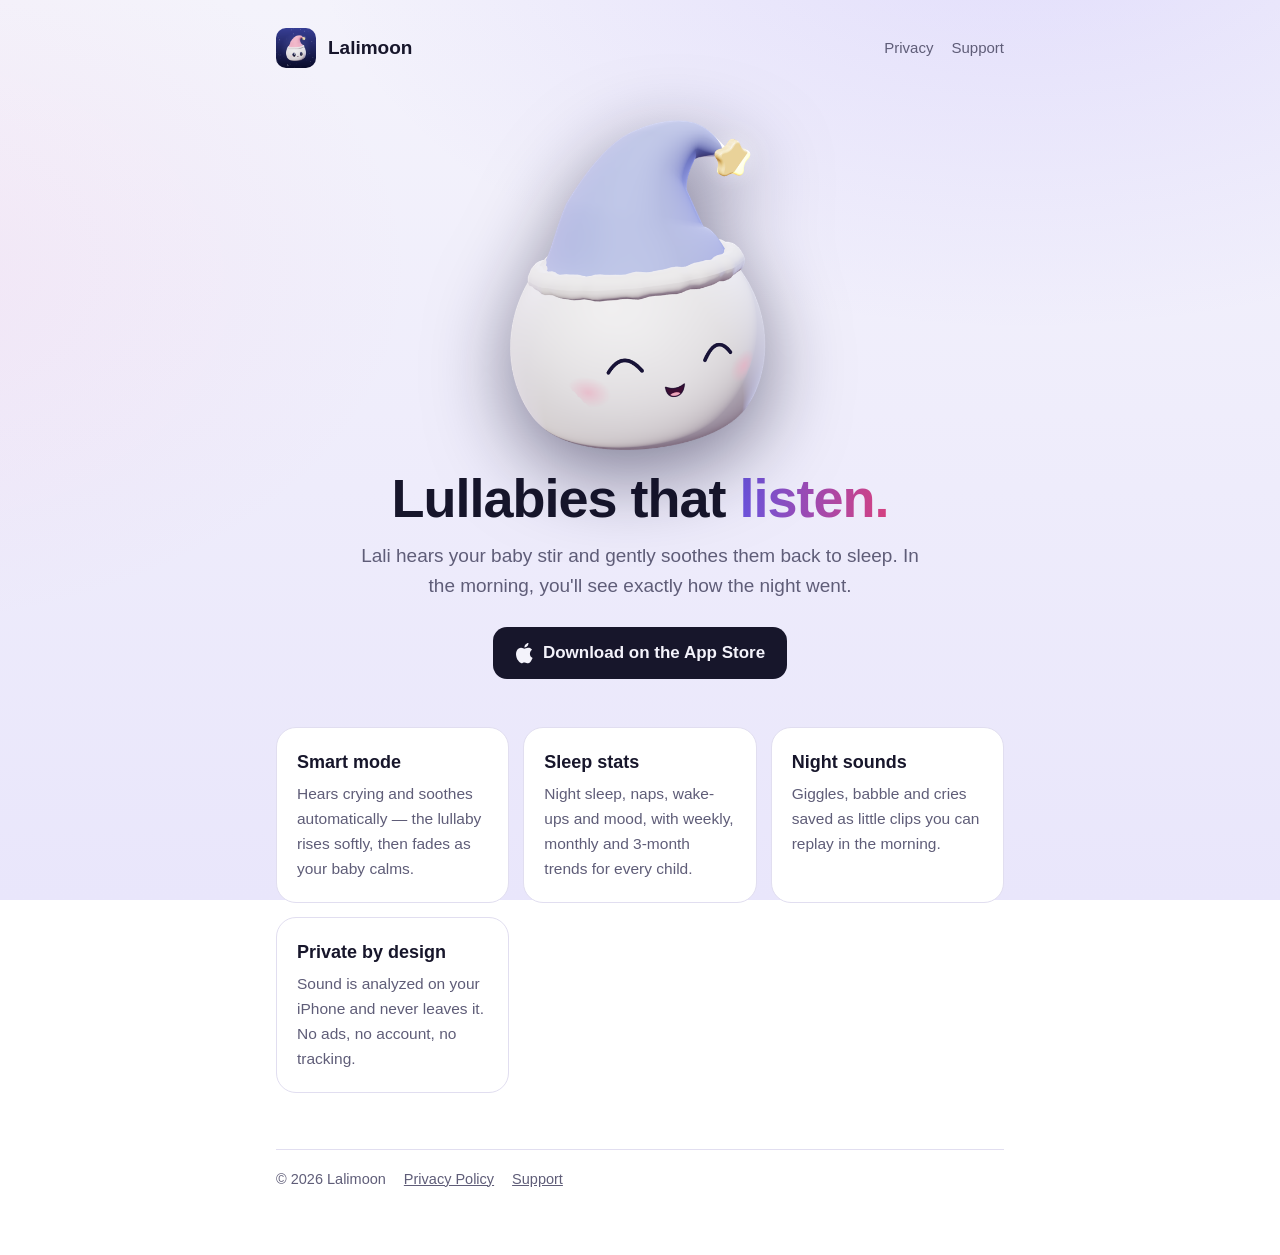
<file: index.html>
<!doctype html>
<html lang="en">
<head>
<meta charset="utf-8">
<meta name="viewport" content="width=device-width,initial-scale=1">
<title>Lalimoon — Smart lullabies for your baby</title>
<meta name="description" content="Lalimoon is a sleep companion for parents: lullabies that listen, sleep stats for every child, and a night light — private by design.">
<link rel="icon" href="icon.png">
<link rel="stylesheet" href="style.css">
</head>
<body>
<div class="wrap">
  <nav>
    <a class="brand" href="./"><img src="icon.png" alt="">Lalimoon</a>
    <div class="links"><a href="privacy.html">Privacy</a><a href="support.html">Support</a></div>
  </nav>

  <section class="hero">
    <img class="lali" src="lali.png" alt="Lali, a little cloud in a sleepy hat">
    <h1>Lullabies that <em>listen.</em></h1>
    <p class="lead">Lali hears your baby stir and gently soothes them back to sleep. In the morning, you'll see exactly how the night went.</p>
    <a class="store" href="https://apps.apple.com/app/id6827509609" aria-label="Download on the App Store">
      <svg width="18" height="22" viewBox="0 0 18 22" fill="currentColor" aria-hidden="true"><path d="M14.9 11.7c0-2.6 2.1-3.8 2.2-3.9-1.2-1.8-3.1-2-3.7-2-1.6-.2-3.1.9-3.9.9-.8 0-2-.9-3.4-.9-1.7 0-3.3 1-4.2 2.6-1.8 3.1-.5 7.7 1.3 10.2.9 1.2 1.9 2.6 3.2 2.6 1.3-.1 1.8-.8 3.3-.8s2 .8 3.4.8c1.4 0 2.3-1.3 3.1-2.5 1-1.4 1.4-2.8 1.4-2.9-.1 0-2.7-1-2.7-4.1zM12.4 4.1c.7-.9 1.2-2 1-3.1-1 0-2.2.7-2.9 1.5-.6.7-1.2 1.9-1 3 1.1.1 2.2-.6 2.9-1.4z"/></svg>
      Download on the App Store
    </a>
  </section>

  <div class="grid">
    <div class="card"><h3>Smart mode</h3><p>Hears crying and soothes automatically — the lullaby rises softly, then fades as your baby calms.</p></div>
    <div class="card"><h3>Sleep stats</h3><p>Night sleep, naps, wake-ups and mood, with weekly, monthly and 3-month trends for every child.</p></div>
    <div class="card"><h3>Night sounds</h3><p>Giggles, babble and cries saved as little clips you can replay in the morning.</p></div>
    <div class="card"><h3>Private by design</h3><p>Sound is analyzed on your iPhone and never leaves it. No ads, no account, no tracking.</p></div>
  </div>

  <footer>
    <span>© 2026 Lalimoon</span>
    <a href="privacy.html">Privacy Policy</a>
    <a href="support.html">Support</a>
  </footer>
</div>
</body>
</html>
</file>
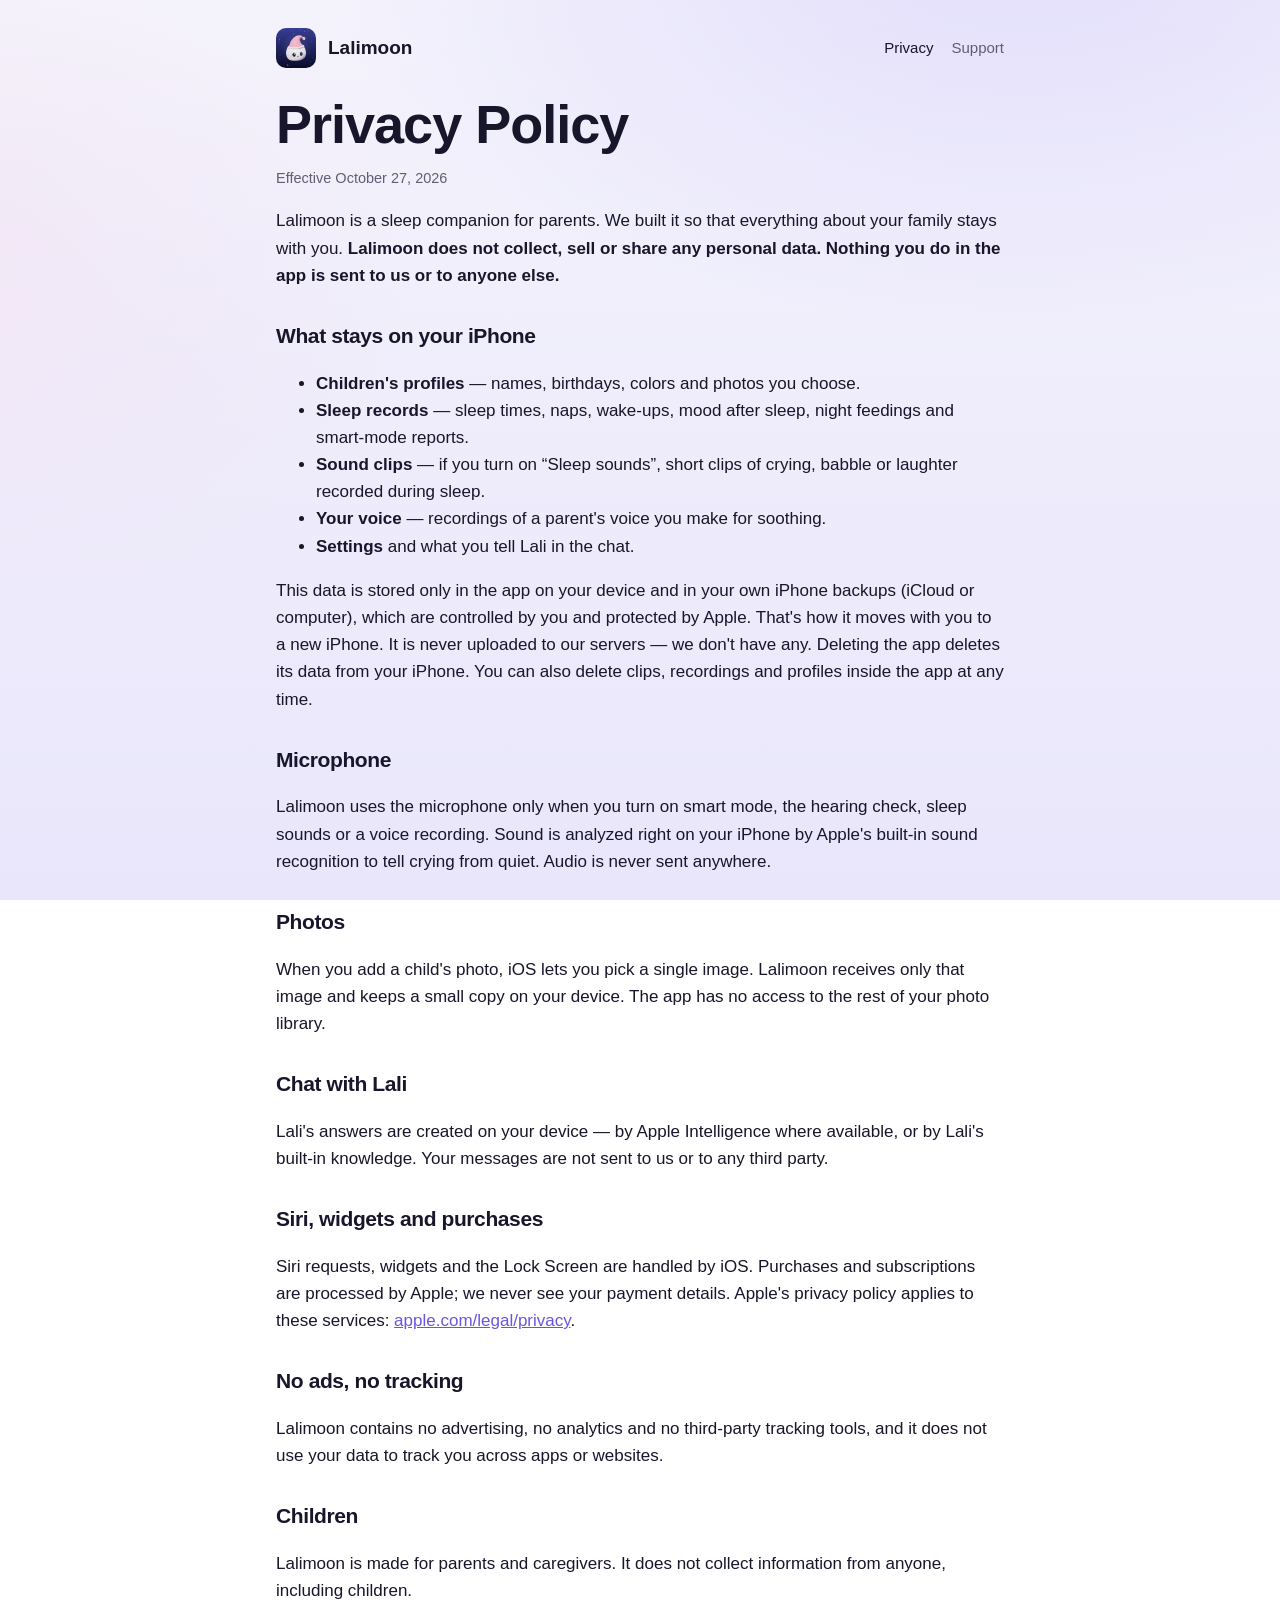
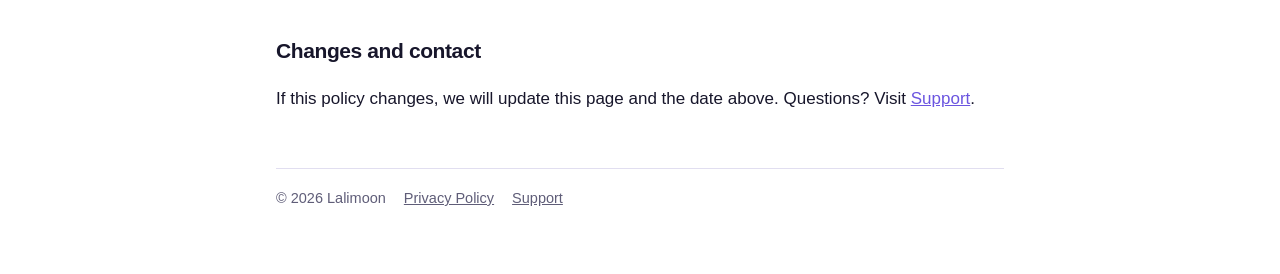
<file: privacy.html>
<!doctype html>
<html lang="en">
<head>
<meta charset="utf-8">
<meta name="viewport" content="width=device-width,initial-scale=1">
<title>Privacy Policy — Lalimoon</title>
<link rel="icon" href="icon.png">
<link rel="stylesheet" href="style.css">
</head>
<body>
<div class="wrap doc">
  <nav>
    <a class="brand" href="./"><img src="icon.png" alt="">Lalimoon</a>
    <div class="links"><a href="privacy.html" aria-current="page">Privacy</a><a href="support.html">Support</a></div>
  </nav>

  <h1>Privacy Policy</h1>
  <p class="muted">Effective October 27, 2026</p>

  <p>Lalimoon is a sleep companion for parents. We built it so that everything about your family stays with you.
     <b>Lalimoon does not collect, sell or share any personal data. Nothing you do in the app is sent to us or to anyone else.</b></p>

  <h2>What stays on your iPhone</h2>
  <ul>
    <li><b>Children's profiles</b> — names, birthdays, colors and photos you choose.</li>
    <li><b>Sleep records</b> — sleep times, naps, wake-ups, mood after sleep, night feedings and smart-mode reports.</li>
    <li><b>Sound clips</b> — if you turn on “Sleep sounds”, short clips of crying, babble or laughter recorded during sleep.</li>
    <li><b>Your voice</b> — recordings of a parent's voice you make for soothing.</li>
    <li><b>Settings</b> and what you tell Lali in the chat.</li>
  </ul>
  <p>This data is stored only in the app on your device and in your own iPhone backups (iCloud or computer), which are controlled by you and protected by Apple.
     That's how it moves with you to a new iPhone. It is never uploaded to our servers — we don't have any.
     Deleting the app deletes its data from your iPhone. You can also delete clips, recordings and profiles inside the app at any time.</p>

  <h2>Microphone</h2>
  <p>Lalimoon uses the microphone only when you turn on smart mode, the hearing check, sleep sounds or a voice recording.
     Sound is analyzed right on your iPhone by Apple's built-in sound recognition to tell crying from quiet. Audio is never sent anywhere.</p>

  <h2>Photos</h2>
  <p>When you add a child's photo, iOS lets you pick a single image. Lalimoon receives only that image and keeps a small copy on your device.
     The app has no access to the rest of your photo library.</p>

  <h2>Chat with Lali</h2>
  <p>Lali's answers are created on your device — by Apple Intelligence where available, or by Lali's built-in knowledge. Your messages are not sent to us or to any third party.</p>

  <h2>Siri, widgets and purchases</h2>
  <p>Siri requests, widgets and the Lock Screen are handled by iOS. Purchases and subscriptions are processed by Apple; we never see your payment details.
     Apple's privacy policy applies to these services: <a href="https://www.apple.com/legal/privacy/">apple.com/legal/privacy</a>.</p>

  <h2>No ads, no tracking</h2>
  <p>Lalimoon contains no advertising, no analytics and no third-party tracking tools, and it does not use your data to track you across apps or websites.</p>

  <h2>Children</h2>
  <p>Lalimoon is made for parents and caregivers. It does not collect information from anyone, including children.</p>

  <h2>Changes and contact</h2>
  <p>If this policy changes, we will update this page and the date above. Questions? Visit <a href="support.html">Support</a>.</p>

  <footer>
    <span>© 2026 Lalimoon</span>
    <a href="privacy.html">Privacy Policy</a>
    <a href="support.html">Support</a>
  </footer>
</div>
</body>
</html>
</file>
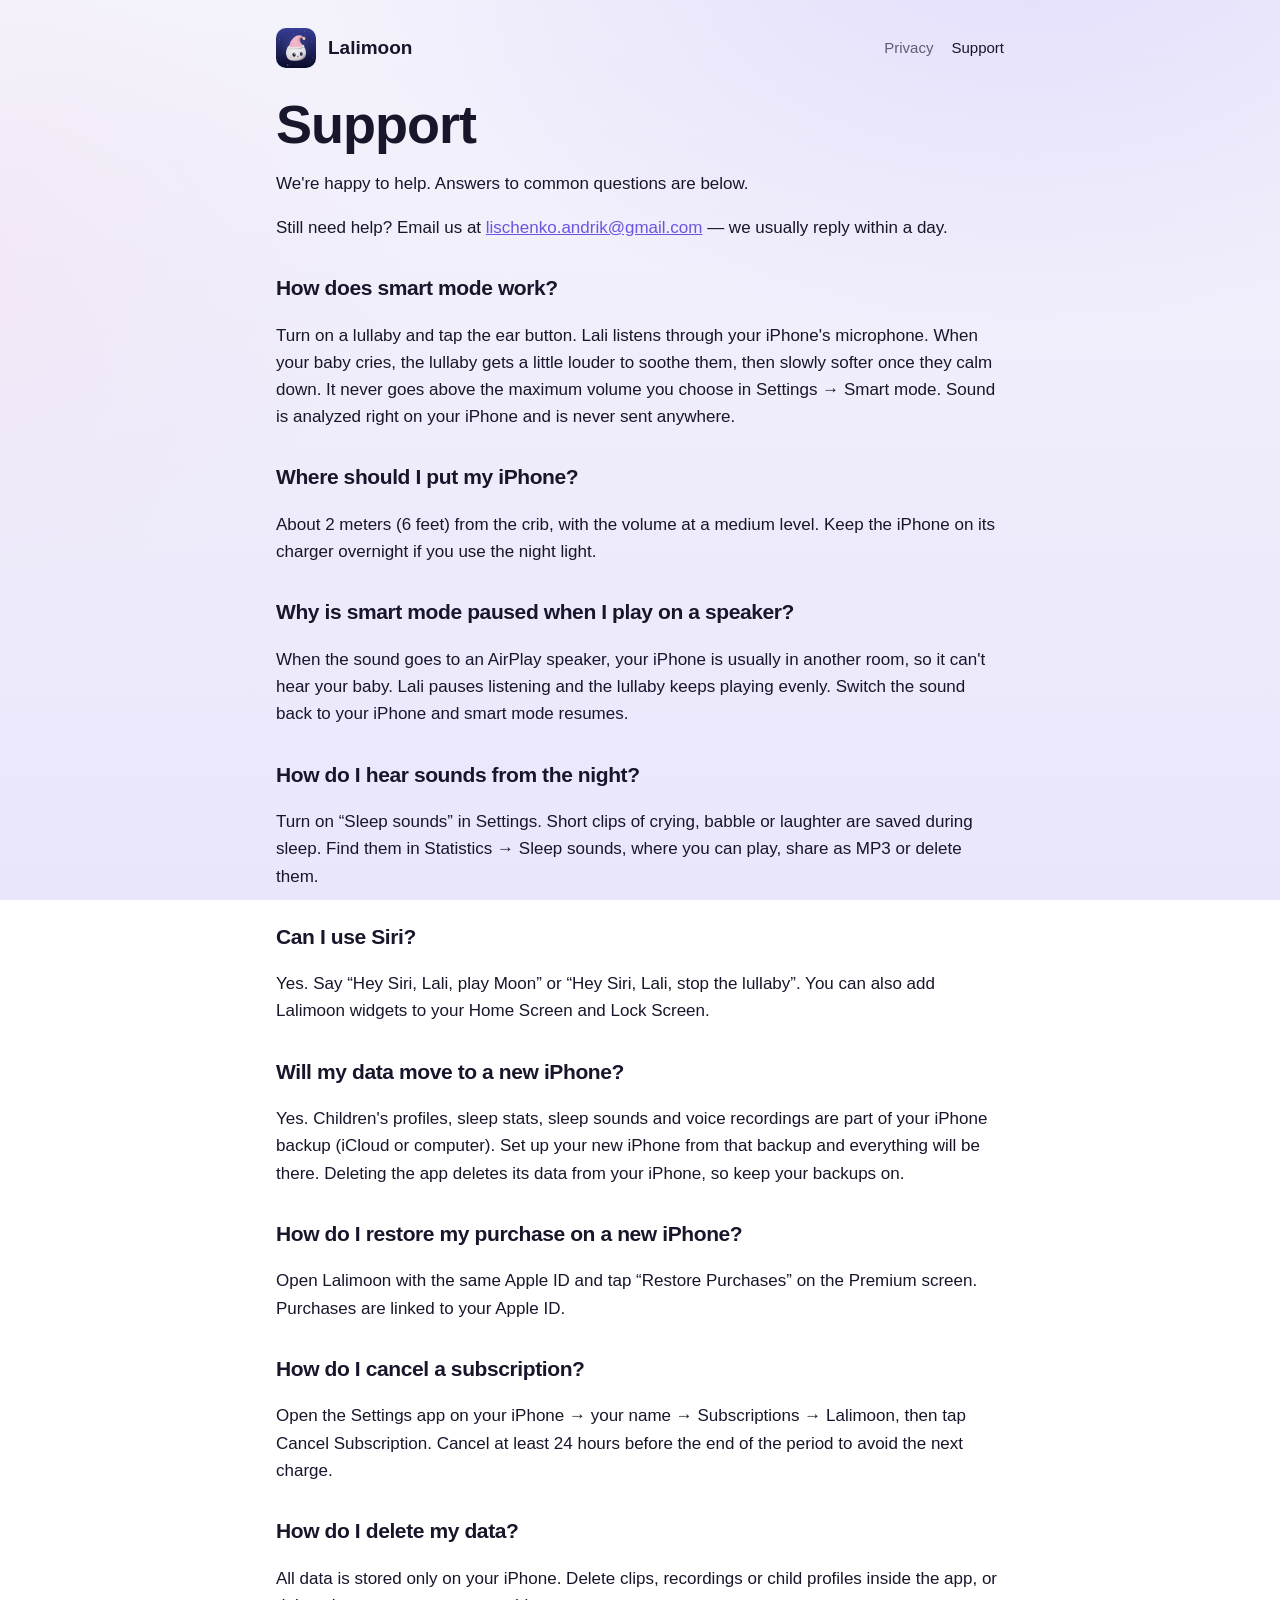
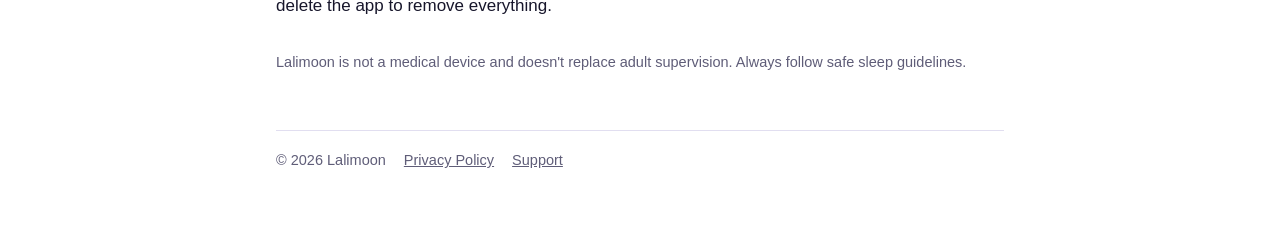
<file: support.html>
<!doctype html>
<html lang="en">
<head>
<meta charset="utf-8">
<meta name="viewport" content="width=device-width,initial-scale=1">
<title>Support — Lalimoon</title>
<link rel="icon" href="icon.png">
<link rel="stylesheet" href="style.css">
</head>
<body>
<div class="wrap doc">
  <nav>
    <a class="brand" href="./"><img src="icon.png" alt="">Lalimoon</a>
    <div class="links"><a href="privacy.html">Privacy</a><a href="support.html" aria-current="page">Support</a></div>
  </nav>

  <h1>Support</h1>
  <p>We're happy to help. Answers to common questions are below.</p>
  <!-- контакт: адрес почты поддержки появится здесь -->
  <p id="contact">Still need help? Email us at <a href="mailto:lischenko.andrik@gmail.com">lischenko.andrik@gmail.com</a> — we usually reply within a day.</p>

  <h2>How does smart mode work?</h2>
  <p>Turn on a lullaby and tap the ear button. Lali listens through your iPhone's microphone. When your baby cries, the lullaby gets a little louder to soothe them, then slowly softer once they calm down. It never goes above the maximum volume you choose in Settings → Smart mode. Sound is analyzed right on your iPhone and is never sent anywhere.</p>

  <h2>Where should I put my iPhone?</h2>
  <p>About 2 meters (6 feet) from the crib, with the volume at a medium level. Keep the iPhone on its charger overnight if you use the night light.</p>

  <h2>Why is smart mode paused when I play on a speaker?</h2>
  <p>When the sound goes to an AirPlay speaker, your iPhone is usually in another room, so it can't hear your baby. Lali pauses listening and the lullaby keeps playing evenly. Switch the sound back to your iPhone and smart mode resumes.</p>

  <h2>How do I hear sounds from the night?</h2>
  <p>Turn on “Sleep sounds” in Settings. Short clips of crying, babble or laughter are saved during sleep. Find them in Statistics → Sleep sounds, where you can play, share as MP3 or delete them.</p>

  <h2>Can I use Siri?</h2>
  <p>Yes. Say “Hey Siri, Lali, play Moon” or “Hey Siri, Lali, stop the lullaby”. You can also add Lalimoon widgets to your Home Screen and Lock Screen.</p>

  <h2>Will my data move to a new iPhone?</h2>
  <p>Yes. Children's profiles, sleep stats, sleep sounds and voice recordings are part of your iPhone backup (iCloud or computer). Set up your new iPhone from that backup and everything will be there. Deleting the app deletes its data from your iPhone, so keep your backups on.</p>

  <h2>How do I restore my purchase on a new iPhone?</h2>
  <p>Open Lalimoon with the same Apple ID and tap “Restore Purchases” on the Premium screen. Purchases are linked to your Apple ID.</p>

  <h2>How do I cancel a subscription?</h2>
  <p>Open the Settings app on your iPhone → your name → Subscriptions → Lalimoon, then tap Cancel Subscription. Cancel at least 24 hours before the end of the period to avoid the next charge.</p>

  <h2>How do I delete my data?</h2>
  <p>All data is stored only on your iPhone. Delete clips, recordings or child profiles inside the app, or delete the app to remove everything.</p>

  <p class="muted" style="margin-top:32px">Lalimoon is not a medical device and doesn't replace adult supervision. Always follow safe sleep guidelines.</p>

  <footer>
    <span>© 2026 Lalimoon</span>
    <a href="privacy.html">Privacy Policy</a>
    <a href="support.html">Support</a>
  </footer>
</div>
</body>
</html>
</file>
<file: style.css>
/* Lalimoon — сайт для App Store (главная, политика конфиденциальности, поддержка). Ночное небо, как в приложении. */
:root {
  --bg: #0b0d22; --bg2: #14123a; --card: rgba(255, 255, 255, 0.05); --line: rgba(255, 255, 255, 0.1);
  --fg: #f1f0ff; --muted: #a9a8c6; --accent: #c3b4ff; --pink: #ff9fc6;
}
@media (prefers-color-scheme: light) {
  :root:not([data-theme="dark"]) { --bg: #f4f3fb; --bg2: #e9e6fb; --card: #ffffff; --line: #e1def0; --fg: #17162b; --muted: #5f5d78; --accent: #6b55e0; --pink: #d6407f; }
}
* { box-sizing: border-box; }
html, body { margin: 0; }
body {
  background: radial-gradient(1200px 700px at 80% -10%, rgba(140, 120, 255, 0.18), transparent 60%),
              radial-gradient(900px 600px at -10% 30%, rgba(255, 150, 196, 0.10), transparent 60%),
              linear-gradient(180deg, var(--bg), var(--bg2));
  background-attachment: fixed;
  color: var(--fg); font: 17px/1.6 -apple-system, "SF Pro Text", "Segoe UI", Roboto, Helvetica, Arial, sans-serif;
  -webkit-font-smoothing: antialiased; min-height: 100vh;
}
a { color: var(--accent); }
.wrap { max-width: 760px; margin: 0 auto; padding: 28px 16px 64px; }
nav { display: flex; align-items: center; justify-content: space-between; gap: 12px; flex-wrap: wrap; margin-bottom: 28px; }
nav .brand { display: flex; align-items: center; gap: 12px; color: var(--fg); text-decoration: none; font-weight: 700; font-size: 19px; }
nav .brand img { width: 40px; height: 40px; border-radius: 10px; }
nav .links { display: flex; gap: 18px; font-size: 15px; }
nav .links a { color: var(--muted); text-decoration: none; }
nav .links a:hover, nav .links a[aria-current] { color: var(--fg); }
.hero { text-align: center; padding: 24px 0 8px; }
.hero img.lali { width: min(260px, 60vw); height: auto; filter: drop-shadow(0 24px 40px rgba(10, 8, 40, 0.5)); }
h1 { font-size: clamp(34px, 7vw, 54px); line-height: 1.05; letter-spacing: -1px; margin: 12px 0 14px; }
h1 em { font-style: normal; background: linear-gradient(92deg, var(--accent), var(--pink)); -webkit-background-clip: text; background-clip: text; color: transparent; }
.lead { color: var(--muted); font-size: 19px; max-width: 560px; margin: 0 auto 26px; }
.store { display: inline-flex; align-items: center; gap: 10px; background: var(--fg); color: var(--bg); text-decoration: none;
         padding: 12px 22px; border-radius: 14px; font-weight: 700; }
.grid { display: grid; grid-template-columns: repeat(auto-fit, minmax(220px, 1fr)); gap: 14px; margin: 40px 0; }
.card { background: var(--card); border: 1px solid var(--line); border-radius: 20px; padding: 20px; }
.card h3 { margin: 0 0 6px; font-size: 18px; }
.card p { margin: 0; color: var(--muted); font-size: 15.5px; }
h2 { font-size: 26px; letter-spacing: -0.4px; margin: 36px 0 8px; }
.doc h2 { font-size: 21px; margin-top: 30px; }
.doc p, .doc li { color: var(--fg); }
.doc .muted, footer { color: var(--muted); font-size: 14.5px; }
footer { margin-top: 56px; border-top: 1px solid var(--line); padding-top: 18px; display: flex; gap: 18px; flex-wrap: wrap; }
footer a { color: var(--muted); }
</file>
